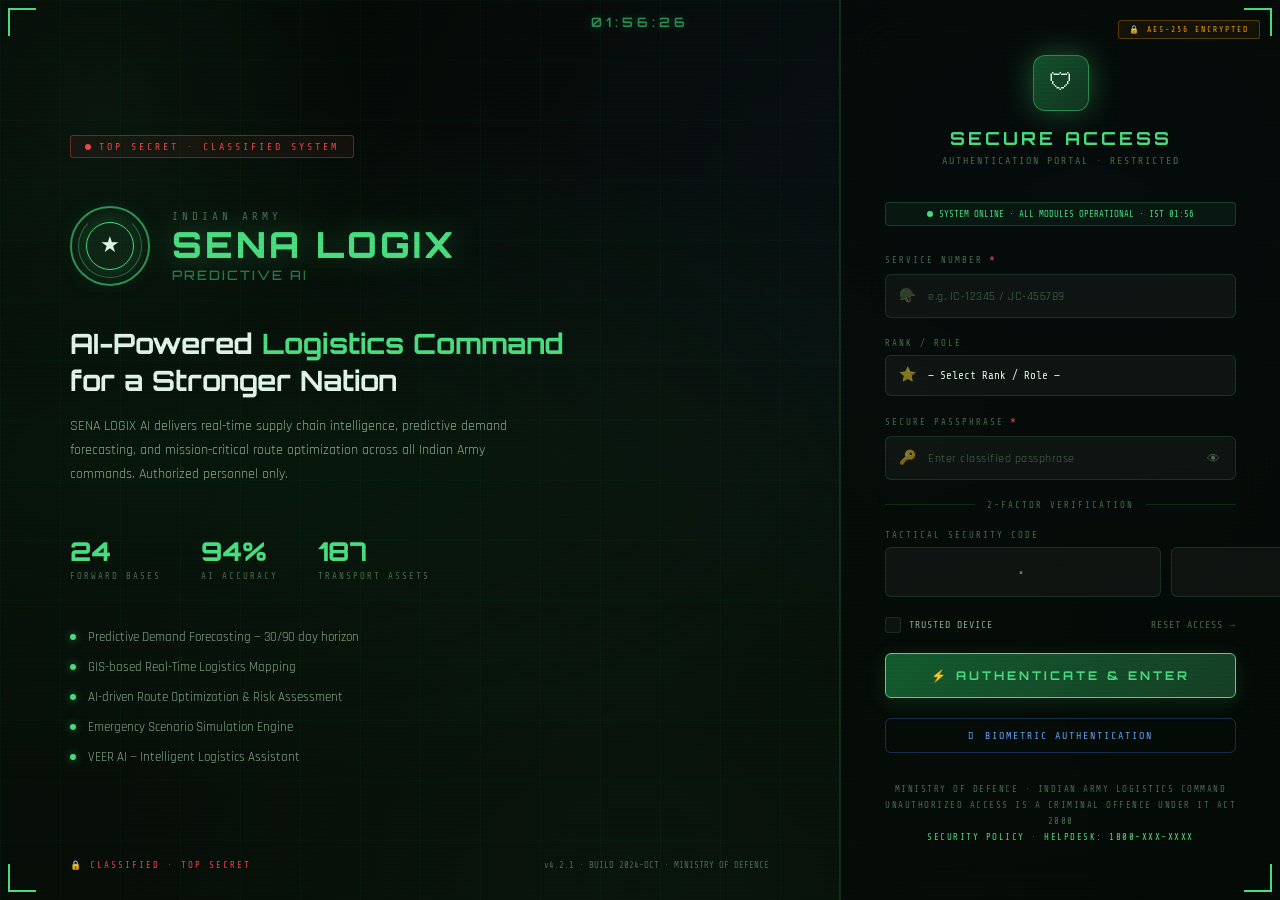
<file: login.html>
<!DOCTYPE html>
<html lang="en">
<head>
  <meta charset="UTF-8" />
  <meta name="viewport" content="width=device-width, initial-scale=1.0" />
  <title>SENA LOGIX AI | Secure Authentication Portal</title>
  <meta name="description" content="SENA LOGIX AI – Secure Military Authentication Portal for the Indian Army Predictive Logistics Command System." />
  <link rel="preconnect" href="https://fonts.googleapis.com" />
  <link rel="preconnect" href="https://fonts.gstatic.com" crossorigin />
  <link href="https://fonts.googleapis.com/css2?family=Rajdhani:wght@300;400;500;600;700&family=Share+Tech+Mono&family=Orbitron:wght@400;500;600;700;800;900&family=Inter:wght@300;400;500;600;700&display=swap" rel="stylesheet" />
  <style>
    /* ── Variables ──────────────────────────────────────────── */
    :root {
      --bg-base:       #060a07;
      --bg-card:       rgba(10, 18, 10, 0.88);
      --border-color:  rgba(74, 222, 128, 0.15);
      --border-bright: rgba(74, 222, 128, 0.45);
      --army-green:    #4ade80;
      --army-dark:     #166534;
      --amber:         #f59e0b;
      --red:           #ef4444;
      --purple:        #a855f7;
      --text-primary:  #e2f5e8;
      --text-secondary:#8aad8f;
      --text-muted:    #4a6b4f;
      --font-display:  'Orbitron', sans-serif;
      --font-mono:     'Share Tech Mono', monospace;
      --font-body:     'Rajdhani', sans-serif;
      --glow-green:    0 0 30px rgba(74, 222, 128, 0.35);
      --glow-red:      0 0 20px rgba(239, 68, 68, 0.4);
      --transition:    0.3s cubic-bezier(0.4, 0, 0.2, 1);
    }

    *, *::before, *::after { box-sizing: border-box; margin: 0; padding: 0; }
    html { scroll-behavior: smooth; height: 100%; }

    body {
      min-height: 100vh; height: 100%;
      background: var(--bg-base);
      color: var(--text-primary);
      font-family: var(--font-body);
      display: flex; align-items: center; justify-content: center;
      overflow: hidden;
      background-image:
        radial-gradient(ellipse at 15% 50%, rgba(22,101,52,0.12) 0%, transparent 55%),
        radial-gradient(ellipse at 85% 20%, rgba(59,130,246,0.06) 0%, transparent 50%),
        radial-gradient(ellipse at 50% 100%, rgba(74,222,128,0.04) 0%, transparent 60%),
        linear-gradient(180deg, #060a07 0%, #070e08 100%);
    }

    /* ── Scan Lines ─────────────────────────────────────────── */
    .scanline-overlay {
      position: fixed; inset: 0; pointer-events: none; z-index: 9999;
      background: repeating-linear-gradient(0deg, transparent, transparent 2px, rgba(0,0,0,0.025) 2px, rgba(0,0,0,0.025) 4px);
    }

    /* ── Corner Brackets ────────────────────────────────────── */
    .corner { position: fixed; width: 28px; height: 28px; z-index: 998; pointer-events: none; }
    .corner-tl { top:8px; left:8px;  border-top:2px solid var(--army-green); border-left:2px solid var(--army-green); }
    .corner-tr { top:8px; right:8px; border-top:2px solid var(--army-green); border-right:2px solid var(--army-green); }
    .corner-bl { bottom:8px; left:8px;  border-bottom:2px solid var(--army-green); border-left:2px solid var(--army-green); }
    .corner-br { bottom:8px; right:8px; border-bottom:2px solid var(--army-green); border-right:2px solid var(--army-green); }

    /* ── Animated Grid Background ───────────────────────────── */
    .grid-bg {
      position: fixed; inset: 0; pointer-events: none; z-index: 0;
      background-image:
        linear-gradient(rgba(74,222,128,0.03) 1px, transparent 1px),
        linear-gradient(90deg, rgba(74,222,128,0.03) 1px, transparent 1px);
      background-size: 60px 60px;
      animation: grid-drift 20s linear infinite;
    }
    @keyframes grid-drift {
      0%   { background-position: 0 0; }
      100% { background-position: 60px 60px; }
    }

    /* ── Floating Particles ─────────────────────────────────── */
    .particles { position: fixed; inset: 0; pointer-events: none; z-index: 1; overflow: hidden; }
    .particle {
      position: absolute; border-radius: 50%;
      background: var(--army-green); opacity: 0;
      animation: float-up linear infinite;
    }
    @keyframes float-up {
      0%   { transform: translateY(100vh) scale(0); opacity: 0; }
      10%  { opacity: 0.4; }
      90%  { opacity: 0.1; }
      100% { transform: translateY(-20px) scale(1); opacity: 0; }
    }

    /* ── Main Layout ────────────────────────────────────────── */
    .login-wrapper {
      position: relative; z-index: 10;
      display: grid;
      grid-template-columns: 1fr 440px;
      min-height: 100vh;
      width: 100%;
    }

    /* ── Left Panel – Branding ──────────────────────────────── */
    .brand-panel {
      display: flex; flex-direction: column;
      align-items: flex-start; justify-content: center;
      padding: 60px 70px;
      border-right: 1px solid var(--border-color);
      position: relative; overflow: hidden;
    }
    .brand-panel::before {
      content: '';
      position: absolute; top: -200px; left: -200px;
      width: 600px; height: 600px; border-radius: 50%;
      background: radial-gradient(circle, rgba(74,222,128,0.06) 0%, transparent 70%);
      pointer-events: none;
    }

    .classified-tag {
      display: inline-flex; align-items: center; gap: 8px;
      font-family: var(--font-mono); font-size: 10px; letter-spacing: 3px;
      color: var(--red); border: 1px solid rgba(239,68,68,0.4);
      background: rgba(239,68,68,0.06); padding: 5px 14px; border-radius: 3px;
      margin-bottom: 48px;
      animation: blink-border 2s ease-in-out infinite;
    }
    @keyframes blink-border { 0%,100%{border-color:rgba(239,68,68,0.4)} 50%{border-color:rgba(239,68,68,0.8)} }
    .classified-dot { width: 6px; height: 6px; background: var(--red); border-radius: 50%; animation: pulse-dot 1.2s ease-in-out infinite; }
    @keyframes pulse-dot { 0%,100%{opacity:1;transform:scale(1)} 50%{opacity:0.3;transform:scale(0.6)} }

    .brand-logo-wrap { display: flex; align-items: center; gap: 22px; margin-bottom: 40px; }
    .brand-emblem {
      width: 80px; height: 80px; position: relative;
      display: flex; align-items: center; justify-content: center; flex-shrink: 0;
    }
    .be-ring-outer {
      position: absolute; inset: 0; border-radius: 50%;
      border: 2px solid var(--army-green); opacity: 0.6;
      animation: spin 12s linear infinite;
    }
    .be-ring-inner {
      position: absolute; inset: 8px; border-radius: 50%;
      border: 1px solid rgba(74,222,128,0.4);
      animation: spin 8s linear infinite reverse;
      border-top-color: transparent;
    }
    .be-core {
      width: 48px; height: 48px; border-radius: 50%;
      background: rgba(74,222,128,0.08);
      border: 1px solid var(--army-green);
      display: flex; align-items: center; justify-content: center;
      box-shadow: var(--glow-green);
    }
    .be-star { font-size: 22px; animation: star-pulse 3s ease-in-out infinite; }
    @keyframes star-pulse { 0%,100%{filter:brightness(1)} 50%{filter:brightness(1.5) drop-shadow(0 0 6px #4ade80)} }
    @keyframes spin { to { transform: rotate(360deg); } }

    .brand-text-group { display: flex; flex-direction: column; gap: 4px; }
    .brand-label-top { font-family: var(--font-mono); font-size: 11px; color: var(--text-muted); letter-spacing: 4px; }
    .brand-name { font-family: var(--font-display); font-size: 36px; font-weight: 800; color: var(--army-green); letter-spacing: 3px; line-height: 1; text-shadow: var(--glow-green); }
    .brand-name-sub { font-family: var(--font-display); font-size: 13px; font-weight: 500; color: rgba(74,222,128,0.5); letter-spacing: 2px; }

    .brand-headline {
      font-family: var(--font-display); font-size: 28px; font-weight: 700;
      color: var(--text-primary); line-height: 1.3; margin-bottom: 16px;
      max-width: 500px;
    }
    .brand-headline span { color: var(--army-green); }

    .brand-desc {
      font-size: 14px; color: var(--text-secondary); line-height: 1.7;
      max-width: 460px; margin-bottom: 48px;
    }

    .brand-stats { display: flex; gap: 40px; margin-bottom: 48px; }
    .bstat { display: flex; flex-direction: column; gap: 4px; }
    .bstat-val { font-family: var(--font-display); font-size: 26px; font-weight: 800; color: var(--army-green); }
    .bstat-label { font-family: var(--font-mono); font-size: 9px; color: var(--text-muted); letter-spacing: 2px; }

    .brand-features { display: flex; flex-direction: column; gap: 14px; }
    .bf-item { display: flex; align-items: center; gap: 12px; font-size: 13px; color: var(--text-secondary); }
    .bf-dot { width: 6px; height: 6px; border-radius: 50%; background: var(--army-green); flex-shrink: 0; box-shadow: 0 0 8px rgba(74,222,128,0.6); }

    .brand-bottom {
      position: absolute; bottom: 30px; left: 70px; right: 70px;
      display: flex; justify-content: space-between; align-items: center;
    }
    .bb-classify { font-family: var(--font-mono); font-size: 9px; color: var(--red); letter-spacing: 2px; }
    .bb-ver { font-family: var(--font-mono); font-size: 9px; color: var(--text-muted); }

    /* ── Right Panel – Login Form ────────────────────────────── */
    .auth-panel {
      display: flex; flex-direction: column; align-items: center; justify-content: center;
      padding: 40px 44px;
      background: rgba(6,10,7,0.6);
      backdrop-filter: blur(24px);
      border-left: 1px solid var(--border-color);
      position: relative;
    }

    .auth-header { text-align: center; margin-bottom: 36px; width: 100%; }
    .auth-icon {
      width: 56px; height: 56px; border-radius: 12px; margin: 0 auto 16px;
      background: linear-gradient(135deg, rgba(22,101,52,0.8), rgba(74,222,128,0.2));
      border: 1px solid var(--border-bright);
      display: flex; align-items: center; justify-content: center;
      font-size: 24px; box-shadow: var(--glow-green);
    }
    .auth-title { font-family: var(--font-display); font-size: 18px; font-weight: 700; color: var(--army-green); letter-spacing: 3px; margin-bottom: 6px; }
    .auth-subtitle { font-family: var(--font-mono); font-size: 10px; color: var(--text-muted); letter-spacing: 2px; }

    /* System Status Bar */
    .sys-status-bar {
      display: flex; align-items: center; justify-content: center; gap: 6px;
      font-family: var(--font-mono); font-size: 9px; color: var(--army-green);
      background: rgba(74,222,128,0.06); border: 1px solid rgba(74,222,128,0.2);
      padding: 6px 14px; border-radius: 4px; margin-bottom: 28px; width: 100%;
    }
    .sys-pulse { width: 6px; height: 6px; background: var(--army-green); border-radius: 50%; animation: pulse-dot 1.5s ease-in-out infinite; }

    /* Form */
    .auth-form { width: 100%; display: flex; flex-direction: column; gap: 20px; }

    .form-group { display: flex; flex-direction: column; gap: 7px; }
    .form-label {
      font-family: var(--font-mono); font-size: 9px; color: var(--text-muted);
      letter-spacing: 2px; display: flex; align-items: center; gap: 6px;
    }
    .form-label-req { color: var(--red); font-size: 11px; }

    .input-wrap { position: relative; }
    .input-icon {
      position: absolute; left: 14px; top: 50%; transform: translateY(-50%);
      font-size: 14px; pointer-events: none; opacity: 0.5;
      transition: opacity var(--transition);
    }
    .form-input {
      width: 100%; padding: 13px 14px 13px 42px;
      background: rgba(255,255,255,0.04);
      border: 1px solid var(--border-color); border-radius: 6px;
      color: var(--text-primary); font-family: var(--font-body); font-size: 13px;
      outline: none; transition: var(--transition);
      letter-spacing: 0.5px;
    }
    .form-input::placeholder { color: var(--text-muted); font-size: 12px; }
    .form-input:focus {
      border-color: var(--army-green);
      background: rgba(74,222,128,0.04);
      box-shadow: 0 0 0 3px rgba(74,222,128,0.1), 0 0 20px rgba(74,222,128,0.1);
    }
    .form-input:focus + .input-focus-line { width: 100%; }
    .form-input.error { border-color: var(--red); box-shadow: 0 0 0 3px rgba(239,68,68,0.1); }

    /* Password toggle */
    .pass-toggle {
      position: absolute; right: 14px; top: 50%; transform: translateY(-50%);
      background: none; border: none; cursor: pointer; color: var(--text-muted);
      font-size: 13px; padding: 2px; transition: color var(--transition);
    }
    .pass-toggle:hover { color: var(--army-green); }

    /* Service ID select */
    .form-select {
      width: 100%; padding: 13px 14px 13px 42px;
      background: rgba(255,255,255,0.04);
      border: 1px solid var(--border-color); border-radius: 6px;
      color: var(--text-primary); font-family: var(--font-mono); font-size: 11px;
      outline: none; transition: var(--transition); cursor: pointer;
      -webkit-appearance: none; appearance: none;
    }
    .form-select:focus { border-color: var(--army-green); background: rgba(74,222,128,0.04); box-shadow: 0 0 0 3px rgba(74,222,128,0.1); }
    .form-select option { background: #0c1409; color: var(--text-primary); }

    /* Security code / OTP */
    .otp-wrap { display: flex; gap: 10px; }
    .otp-input {
      flex: 1; text-align: center; padding: 13px 8px;
      background: rgba(255,255,255,0.04);
      border: 1px solid var(--border-color); border-radius: 6px;
      color: var(--army-green); font-family: var(--font-display); font-size: 18px;
      font-weight: 700; outline: none; transition: var(--transition); letter-spacing: 4px;
    }
    .otp-input:focus { border-color: var(--army-green); background: rgba(74,222,128,0.04); box-shadow: 0 0 0 3px rgba(74,222,128,0.1); }

    /* Error message */
    .form-error {
      font-family: var(--font-mono); font-size: 10px; color: var(--red);
      display: none; align-items: center; gap: 6px;
      background: rgba(239,68,68,0.07); border: 1px solid rgba(239,68,68,0.25);
      padding: 9px 12px; border-radius: 4px;
    }
    .form-error.show { display: flex; animation: shake 0.3s ease; }
    @keyframes shake { 0%,100%{transform:translateX(0)} 25%{transform:translateX(-6px)} 75%{transform:translateX(6px)} }

    /* Divider */
    .form-divider {
      display: flex; align-items: center; gap: 12px;
      font-family: var(--font-mono); font-size: 9px; color: var(--text-muted); letter-spacing: 2px;
    }
    .form-divider::before, .form-divider::after {
      content: ''; flex: 1; height: 1px; background: var(--border-color);
    }

    /* Options row */
    .form-options { display: flex; justify-content: space-between; align-items: center; font-size: 11px; }
    .checkbox-wrap { display: flex; align-items: center; gap: 8px; cursor: pointer; }
    .checkbox-wrap input[type="checkbox"] { display: none; }
    .custom-cb {
      width: 16px; height: 16px; border-radius: 3px; border: 1px solid var(--border-color);
      background: rgba(255,255,255,0.03); transition: var(--transition);
      display: flex; align-items: center; justify-content: center; flex-shrink: 0;
    }
    .checkbox-wrap input[type="checkbox"]:checked + .custom-cb {
      background: rgba(74,222,128,0.15); border-color: var(--army-green);
    }
    .checkbox-wrap input[type="checkbox"]:checked + .custom-cb::after {
      content: '✓'; font-size: 10px; color: var(--army-green); font-weight: 700;
    }
    .cb-label { color: var(--text-secondary); user-select: none; font-family: var(--font-mono); font-size: 10px; letter-spacing: 1px; }
    .forgot-link {
      font-family: var(--font-mono); font-size: 10px; color: var(--text-muted);
      text-decoration: none; letter-spacing: 1px; transition: color var(--transition);
    }
    .forgot-link:hover { color: var(--army-green); }

    /* Submit Button */
    .btn-login {
      width: 100%; padding: 14px;
      background: linear-gradient(135deg, rgba(22,101,52,0.9), rgba(74,222,128,0.25));
      border: 1px solid var(--army-green); border-radius: 6px;
      color: var(--army-green); font-family: var(--font-display); font-size: 12px;
      font-weight: 700; letter-spacing: 3px; cursor: pointer;
      transition: var(--transition); position: relative; overflow: hidden;
      box-shadow: 0 4px 20px rgba(74,222,128,0.15);
    }
    .btn-login:hover {
      background: linear-gradient(135deg, rgba(22,101,52,1), rgba(74,222,128,0.35));
      box-shadow: var(--glow-green), 0 6px 30px rgba(74,222,128,0.25);
      transform: translateY(-1px);
    }
    .btn-login:active { transform: translateY(0); }
    .btn-login::before {
      content: '';
      position: absolute; top: 0; left: -100%; width: 100%; height: 100%;
      background: linear-gradient(90deg, transparent, rgba(255,255,255,0.06), transparent);
      transition: left 0.5s ease;
    }
    .btn-login:hover::before { left: 100%; }
    .btn-login.loading { pointer-events: none; }
    .btn-login.loading .btn-text { opacity: 0; }
    .btn-login.loading::after {
      content: '';
      position: absolute; top: 50%; left: 50%; transform: translate(-50%,-50%);
      width: 20px; height: 20px; border-radius: 50%;
      border: 2px solid rgba(74,222,128,0.3); border-top-color: var(--army-green);
      animation: spin-btn 0.8s linear infinite;
    }
    @keyframes spin-btn { to { transform: translate(-50%,-50%) rotate(360deg); } }

    /* Biometric Option */
    .biometric-btn {
      width: 100%; padding: 11px;
      background: transparent; border: 1px solid rgba(59,130,246,0.3);
      border-radius: 6px; color: #60a5fa;
      font-family: var(--font-mono); font-size: 10px; letter-spacing: 2px;
      cursor: pointer; transition: var(--transition); display: flex;
      align-items: center; justify-content: center; gap: 10px;
    }
    .biometric-btn:hover { background: rgba(59,130,246,0.07); border-color: rgba(59,130,246,0.5); }

    /* Footer note */
    .auth-footer {
      margin-top: 28px; text-align: center;
      font-family: var(--font-mono); font-size: 9px;
      color: var(--text-muted); letter-spacing: 1.5px; line-height: 1.8;
    }
    .auth-footer a { color: var(--army-green); text-decoration: none; }
    .auth-footer a:hover { text-decoration: underline; }

    /* Security Level Badge */
    .sec-level {
      position: absolute; top: 20px; right: 20px;
      font-family: var(--font-mono); font-size: 8px; letter-spacing: 2px;
      color: var(--amber); border: 1px solid rgba(245,158,11,0.3);
      background: rgba(245,158,11,0.06); padding: 4px 10px; border-radius: 3px;
    }

    /* ── Success State ──────────────────────────────────────── */
    .auth-success {
      display: none; flex-direction: column; align-items: center;
      justify-content: center; gap: 20px; text-align: center;
      padding: 40px 0;
    }
    .auth-success.show { display: flex; animation: fadeInUp 0.5s ease; }
    @keyframes fadeInUp { from{opacity:0;transform:translateY(20px)} to{opacity:1;transform:translateY(0)} }
    .success-ring {
      width: 80px; height: 80px; border-radius: 50%;
      border: 2px solid var(--army-green);
      display: flex; align-items: center; justify-content: center;
      font-size: 32px; box-shadow: var(--glow-green), inset 0 0 20px rgba(74,222,128,0.1);
      animation: success-ring-spin 1s ease;
    }
    @keyframes success-ring-spin { from{transform:scale(0) rotate(-180deg)} to{transform:scale(1) rotate(0)} }
    .success-title { font-family: var(--font-display); font-size: 16px; color: var(--army-green); letter-spacing: 3px; }
    .success-sub { font-family: var(--font-mono); font-size: 10px; color: var(--text-muted); letter-spacing: 2px; }
    .success-progress-wrap { width: 100%; height: 3px; background: rgba(74,222,128,0.1); border-radius: 2px; }
    .success-progress { height: 3px; background: var(--army-green); border-radius: 2px; width: 0%; box-shadow: var(--glow-green); animation: prog-fill 2.5s ease forwards; animation-delay: 0.5s; }
    @keyframes prog-fill { to { width: 100%; } }

    /* ── Live Clock top ─────────────────────────────────────── */
    .login-clock {
      position: fixed; top: 14px; left: 50%; transform: translateX(-50%);
      font-family: var(--font-display); font-size: 13px; font-weight: 600;
      color: rgba(74,222,128,0.6); letter-spacing: 4px; z-index: 100;
      text-shadow: 0 0 10px rgba(74,222,128,0.3);
    }

    /* ── Responsive ─────────────────────────────────────────── */
    @media (max-width: 900px) {
      .login-wrapper { grid-template-columns: 1fr; }
      .brand-panel { display: none; }
      .auth-panel { padding: 40px 28px; min-height: 100vh; }
    }
  </style>
</head>
<body>

  <!-- Overlays -->
  <div class="scanline-overlay"></div>
  <div class="grid-bg"></div>
  <div class="particles" id="particles"></div>
  <div class="corner corner-tl"></div>
  <div class="corner corner-tr"></div>
  <div class="corner corner-bl"></div>
  <div class="corner corner-br"></div>

  <!-- Live Clock -->
  <div class="login-clock" id="loginClock">--:--:--</div>

  <!-- Main Wrapper -->
  <div class="login-wrapper">

    <!-- ══════════ LEFT BRAND PANEL ══════════ -->
    <div class="brand-panel">

      <div class="classified-tag">
        <div class="classified-dot"></div>
        TOP SECRET · CLASSIFIED SYSTEM
      </div>

      <div class="brand-logo-wrap">
        <div class="brand-emblem">
          <div class="be-ring-outer"></div>
          <div class="be-ring-inner"></div>
          <div class="be-core">
            <span class="be-star">★</span>
          </div>
        </div>
        <div class="brand-text-group">
          <span class="brand-label-top">INDIAN ARMY</span>
          <span class="brand-name">SENA LOGIX</span>
          <span class="brand-name-sub">PREDICTIVE AI</span>
        </div>
      </div>

      <h1 class="brand-headline">
        AI-Powered <span>Logistics Command</span><br>for a Stronger Nation
      </h1>

      <p class="brand-desc">
        SENA LOGIX AI delivers real-time supply chain intelligence, predictive demand forecasting, and mission-critical route optimization across all Indian Army commands. Authorized personnel only.
      </p>

      <div class="brand-stats">
        <div class="bstat">
          <span class="bstat-val">24</span>
          <span class="bstat-label">FORWARD BASES</span>
        </div>
        <div class="bstat">
          <span class="bstat-val">94%</span>
          <span class="bstat-label">AI ACCURACY</span>
        </div>
        <div class="bstat">
          <span class="bstat-val">187</span>
          <span class="bstat-label">TRANSPORT ASSETS</span>
        </div>
      </div>

      <div class="brand-features">
        <div class="bf-item"><div class="bf-dot"></div>Predictive Demand Forecasting — 30/90 day horizon</div>
        <div class="bf-item"><div class="bf-dot"></div>GIS-based Real-Time Logistics Mapping</div>
        <div class="bf-item"><div class="bf-dot"></div>AI-driven Route Optimization & Risk Assessment</div>
        <div class="bf-item"><div class="bf-dot"></div>Emergency Scenario Simulation Engine</div>
        <div class="bf-item"><div class="bf-dot"></div>VEER AI — Intelligent Logistics Assistant</div>
      </div>

      <div class="brand-bottom">
        <span class="bb-classify">🔒 CLASSIFIED · TOP SECRET</span>
        <span class="bb-ver">v4.2.1 · BUILD 2024-OCT · MINISTRY OF DEFENCE</span>
      </div>
    </div>

    <!-- ══════════ RIGHT AUTH PANEL ══════════ -->
    <div class="auth-panel">
      <span class="sec-level">🔒 AES-256 ENCRYPTED</span>

      <!-- Auth Header -->
      <div class="auth-header">
        <div class="auth-icon">🛡</div>
        <div class="auth-title">SECURE ACCESS</div>
        <div class="auth-subtitle">AUTHENTICATION PORTAL · RESTRICTED</div>
      </div>

      <!-- System Status -->
      <div class="sys-status-bar">
        <div class="sys-pulse"></div>
        <span>SYSTEM ONLINE · ALL MODULES OPERATIONAL · IST&nbsp;<span id="sysTime">--:--</span></span>
      </div>

      <!-- Login Form -->
      <form class="auth-form" id="loginForm" onsubmit="return handleLogin(event)" autocomplete="off">

        <!-- Service Number -->
        <div class="form-group">
          <label class="form-label">
            SERVICE NUMBER <span class="form-label-req">*</span>
          </label>
          <div class="input-wrap">
            <span class="input-icon">🪖</span>
            <input type="text" id="serviceNum" class="form-input"
              placeholder="e.g. IC-12345 / JC-456789"
              maxlength="20" autocomplete="off" spellcheck="false" />
          </div>
        </div>

        <!-- Rank / Role -->
        <div class="form-group">
          <label class="form-label">RANK / ROLE</label>
          <div class="input-wrap">
            <span class="input-icon">⭐</span>
            <select class="form-select" id="rankRole">
              <option value="">— Select Rank / Role —</option>
              <optgroup label="COMMISSIONED OFFICERS">
                <option value="gen">General</option>
                <option value="ltgen">Lt. General</option>
                <option value="majgen">Major General</option>
                <option value="brig">Brigadier</option>
                <option value="col">Colonel</option>
                <option value="ltcol">Lt. Colonel</option>
                <option value="maj">Major</option>
                <option value="capt">Captain</option>
              </optgroup>
              <optgroup label="JCO / OTHER RANKS">
                <option value="subedar">Subedar Major</option>
                <option value="naib">Naib Subedar</option>
                <option value="havildar">Havildar</option>
              </optgroup>
              <optgroup label="CIVILIAN">
                <option value="logcoord">Logistics Coordinator</option>
                <option value="analyst">Intelligence Analyst</option>
                <option value="admin">System Administrator</option>
              </optgroup>
            </select>
          </div>
        </div>

        <!-- Password -->
        <div class="form-group">
          <label class="form-label">
            SECURE PASSPHRASE <span class="form-label-req">*</span>
          </label>
          <div class="input-wrap">
            <span class="input-icon">🔑</span>
            <input type="password" id="passphrase" class="form-input"
              placeholder="Enter classified passphrase"
              autocomplete="new-password" />
            <button type="button" class="pass-toggle" onclick="togglePass()" id="passToggleBtn" title="Toggle visibility">👁</button>
          </div>
        </div>

        <!-- Divider -->
        <div class="form-divider">2-FACTOR VERIFICATION</div>

        <!-- Security Code -->
        <div class="form-group">
          <label class="form-label">TACTICAL SECURITY CODE</label>
          <div class="otp-wrap">
            <input type="text" class="otp-input" id="otp1" maxlength="1" placeholder="·" oninput="otpNext(this,'otp2')" />
            <input type="text" class="otp-input" id="otp2" maxlength="1" placeholder="·" oninput="otpNext(this,'otp3')" onkeydown="otpBack(event,this,'otp1')" />
            <input type="text" class="otp-input" id="otp3" maxlength="1" placeholder="·" oninput="otpNext(this,'otp4')" onkeydown="otpBack(event,this,'otp2')" />
            <input type="text" class="otp-input" id="otp4" maxlength="1" placeholder="·" onkeydown="otpBack(event,this,'otp3')" />
          </div>
        </div>

        <!-- Error -->
        <div class="form-error" id="loginError">
          <span>⚠</span><span id="errorMsg">Invalid credentials. Access denied.</span>
        </div>

        <!-- Options -->
        <div class="form-options">
          <label class="checkbox-wrap">
            <input type="checkbox" id="rememberDevice" />
            <div class="custom-cb"></div>
            <span class="cb-label">TRUSTED DEVICE</span>
          </label>
          <a href="#" class="forgot-link" onclick="handleForgot(event)">RESET ACCESS →</a>
        </div>

        <!-- Submit -->
        <button type="submit" class="btn-login" id="loginBtn">
          <span class="btn-text">⚡ AUTHENTICATE &amp; ENTER</span>
        </button>

        <!-- Biometric -->
        <button type="button" class="biometric-btn" onclick="handleBiometric()">
          <span>🫆</span> BIOMETRIC AUTHENTICATION
        </button>

      </form>

      <!-- Success State -->
      <div class="auth-success" id="authSuccess">
        <div class="success-ring">✓</div>
        <div class="success-title">ACCESS GRANTED</div>
        <div class="success-sub">IDENTITY VERIFIED · LOADING COMMAND CENTER</div>
        <div class="success-progress-wrap">
          <div class="success-progress"></div>
        </div>
      </div>

      <!-- Footer -->
      <div class="auth-footer">
        MINISTRY OF DEFENCE · INDIAN ARMY LOGISTICS COMMAND<br>
        UNAUTHORIZED ACCESS IS A CRIMINAL OFFENCE UNDER IT ACT 2000<br>
        <a href="#">SECURITY POLICY</a> · <a href="#">HELPDESK: 1800-XXX-XXXX</a>
      </div>
    </div>

  </div>

  <script>
    // ── Clock ──────────────────────────────────────────────
    function tickClock() {
      const now = new Date();
      const t = now.toLocaleTimeString('en-IN', {hour12:false,hour:'2-digit',minute:'2-digit',second:'2-digit'});
      const t2 = now.toLocaleTimeString('en-IN', {hour12:false,hour:'2-digit',minute:'2-digit'});
      const el = document.getElementById('loginClock');
      const st = document.getElementById('sysTime');
      if (el) el.textContent = t;
      if (st) st.textContent = t2;
    }
    setInterval(tickClock, 1000);
    tickClock();

    // ── Particles ──────────────────────────────────────────
    (function spawnParticles() {
      const container = document.getElementById('particles');
      for (let i = 0; i < 28; i++) {
        const p = document.createElement('div');
        p.className = 'particle';
        const size = Math.random() * 4 + 1;
        p.style.cssText = `
          width:${size}px; height:${size}px;
          left:${Math.random()*100}%;
          animation-duration:${Math.random()*14+8}s;
          animation-delay:${Math.random()*8}s;
          opacity:0;
        `;
        container.appendChild(p);
      }
    })();

    // ── OTP Navigation ─────────────────────────────────────
    function otpNext(el, nextId) {
      el.value = el.value.replace(/[^0-9]/g,'');
      if (el.value && nextId) document.getElementById(nextId)?.focus();
    }
    function otpBack(e, el, prevId) {
      if (e.key === 'Backspace' && !el.value) document.getElementById(prevId)?.focus();
    }

    // ── Password Toggle ────────────────────────────────────
    function togglePass() {
      const inp = document.getElementById('passphrase');
      const btn = document.getElementById('passToggleBtn');
      if (inp.type === 'password') { inp.type = 'text'; btn.textContent = '🙈'; }
      else { inp.type = 'password'; btn.textContent = '👁'; }
    }

    // ── Forgot Access ──────────────────────────────────────
    function handleForgot(e) {
      e.preventDefault();
      showError('Contact your unit security officer or call helpdesk: 1800-XXX-XXXX');
    }

    // ── Biometric ──────────────────────────────────────────
    function handleBiometric() {
      const btn = document.querySelector('.biometric-btn');
      btn.textContent = '🫆  Scanning biometrics...';
      btn.disabled = true;
      setTimeout(() => {
        btn.textContent = '🫆  BIOMETRIC AUTHENTICATION';
        btn.disabled = false;
        showError('Biometric scanner not detected. Use service number login.');
      }, 2200);
    }

    // ── Show Error ─────────────────────────────────────────
    function showError(msg) {
      const err = document.getElementById('loginError');
      document.getElementById('errorMsg').textContent = msg;
      err.classList.add('show');
      document.getElementById('serviceNum').classList.add('error');
      document.getElementById('passphrase').classList.add('error');
      setTimeout(() => {
        err.classList.remove('show');
        document.getElementById('serviceNum').classList.remove('error');
        document.getElementById('passphrase').classList.remove('error');
      }, 4000);
    }

    // ── Login Handler ──────────────────────────────────────
    function handleLogin(e) {
      e.preventDefault();
      const svcNum  = document.getElementById('serviceNum').value.trim();
      const pass    = document.getElementById('passphrase').value.trim();
      const rank    = document.getElementById('rankRole').value;
      const otp     = ['otp1','otp2','otp3','otp4'].map(id => document.getElementById(id).value).join('');

      // Validation
      if (!svcNum) { showError('Service number is required.'); return false; }
      if (!pass)   { showError('Passphrase is required.'); return false; }
      if (pass.length < 6) { showError('Passphrase too short. Minimum 6 characters.'); return false; }

      // Loading state
      const btn = document.getElementById('loginBtn');
      btn.classList.add('loading');
      btn.querySelector('.btn-text').textContent = '';

      // Simulate auth (demo: any credentials work after delay)
      setTimeout(() => {
        btn.classList.remove('loading');

        // Demo: reject if service number contains "DENIED"
        if (svcNum.toUpperCase().includes('DENIED')) {
          showError('Authentication failed. Credentials rejected. Attempt logged.');
          btn.querySelector('.btn-text').textContent = '⚡ AUTHENTICATE & ENTER';
          return;
        }

        // Success
        document.getElementById('loginForm').style.display = 'none';
        document.querySelector('.auth-header').style.display = 'none';
        document.querySelector('.sys-status-bar').style.display = 'none';
        document.getElementById('authSuccess').classList.add('show');

        // Redirect after animation
        setTimeout(() => {
          window.location.href = 'index.html';
        }, 3000);

      }, 2200);

      return false;
    }

    // ── Input animation on focus ───────────────────────────
    document.querySelectorAll('.form-input, .form-select, .otp-input').forEach(el => {
      el.addEventListener('focus', () => {
        const icon = el.closest('.input-wrap')?.querySelector('.input-icon');
        if (icon) icon.style.opacity = '1';
      });
      el.addEventListener('blur', () => {
        const icon = el.closest('.input-wrap')?.querySelector('.input-icon');
        if (icon) icon.style.opacity = '0.5';
      });
    });
  </script>

</body>
</html>
</file>
